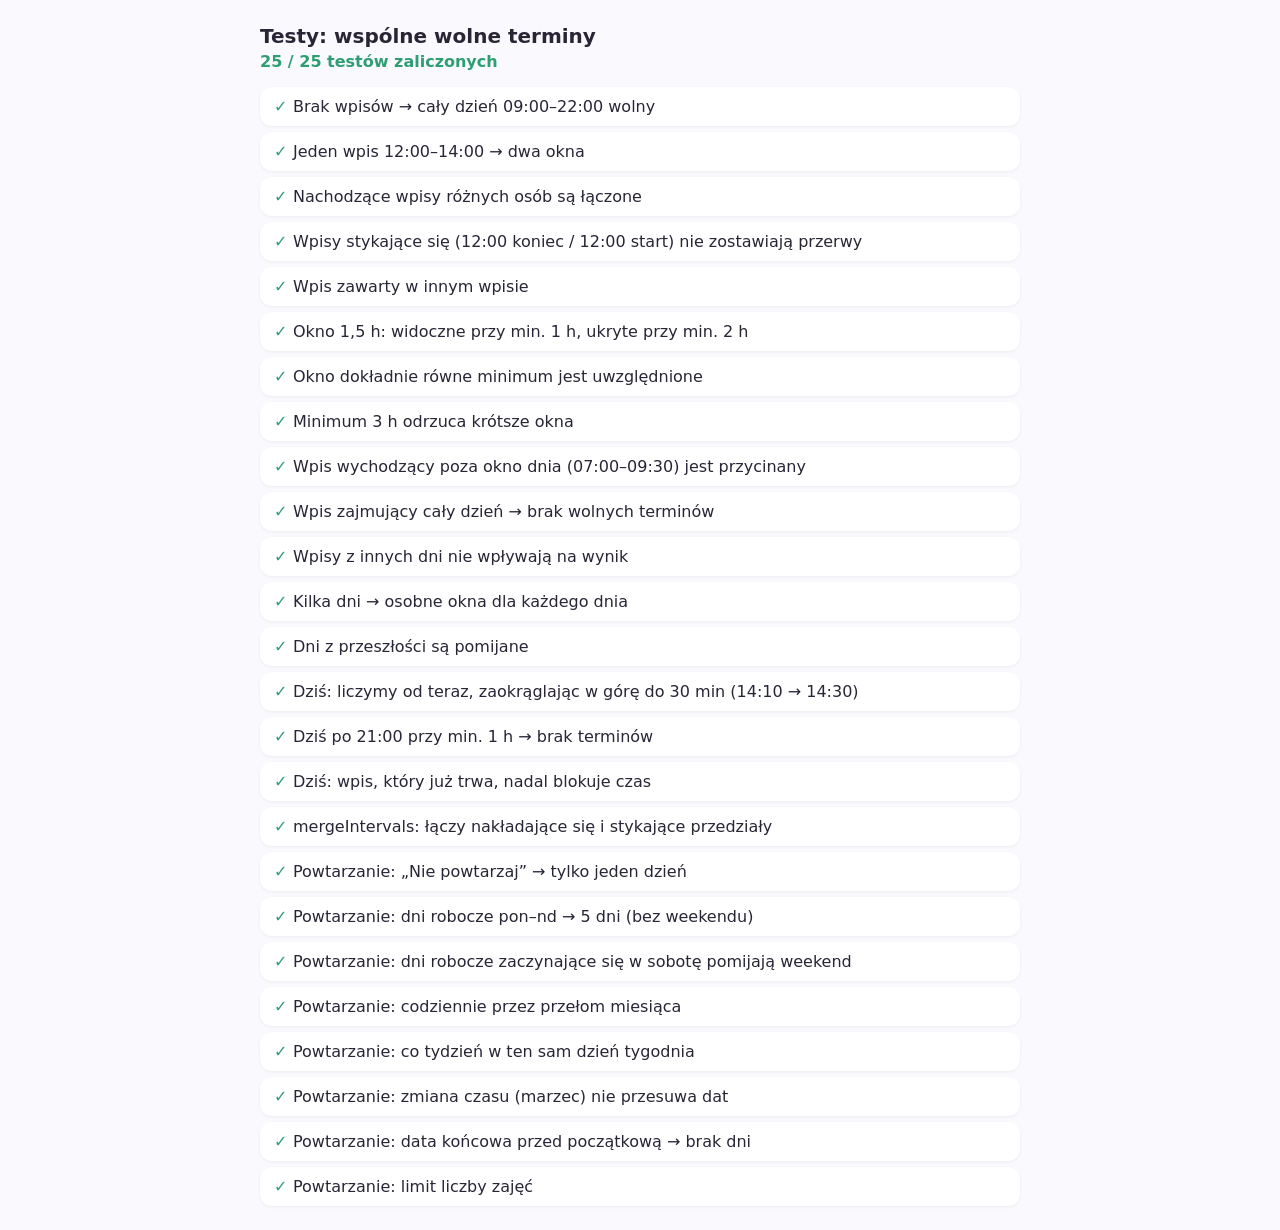
<file: tests.html>
<!doctype html>
<html lang="pl">
<head>
  <meta charset="utf-8">
  <meta name="viewport" content="width=device-width, initial-scale=1">
  <title>Shared Calendar — testy</title>
  <style>
    body { font-family: Inter, system-ui, sans-serif; background: #FAF9FD; color: #292536; margin: 0; padding: 24px 16px; }
    main { max-width: 760px; margin: 0 auto; }
    h1 { font-size: 20px; margin: 0 0 4px; }
    #summary { font-weight: 600; margin: 0 0 16px; }
    #summary.ok { color: #2F9E72; } #summary.fail { color: #C2415B; }
    ul { list-style: none; padding: 0; margin: 0; display: flex; flex-direction: column; gap: 6px; }
    li { background: #fff; border-radius: 12px; padding: 10px 14px; box-shadow: 0 1px 3px rgba(41,37,54,.06); }
    li.pass::before { content: "✓ "; color: #2F9E72; font-weight: 700; }
    li.fail::before { content: "✗ "; color: #C2415B; font-weight: 700; }
    li pre { margin: 6px 0 0; font-size: 12px; color: #C2415B; white-space: pre-wrap; }
  </style>
</head>
<body>
  <main>
    <h1>Testy: wspólne wolne terminy</h1>
    <p id="summary"></p>
    <ul id="results"></ul>
  </main>
  <script src="availability.js"></script>
  <script src="tests.js"></script>
</body>
</html>
</file>
